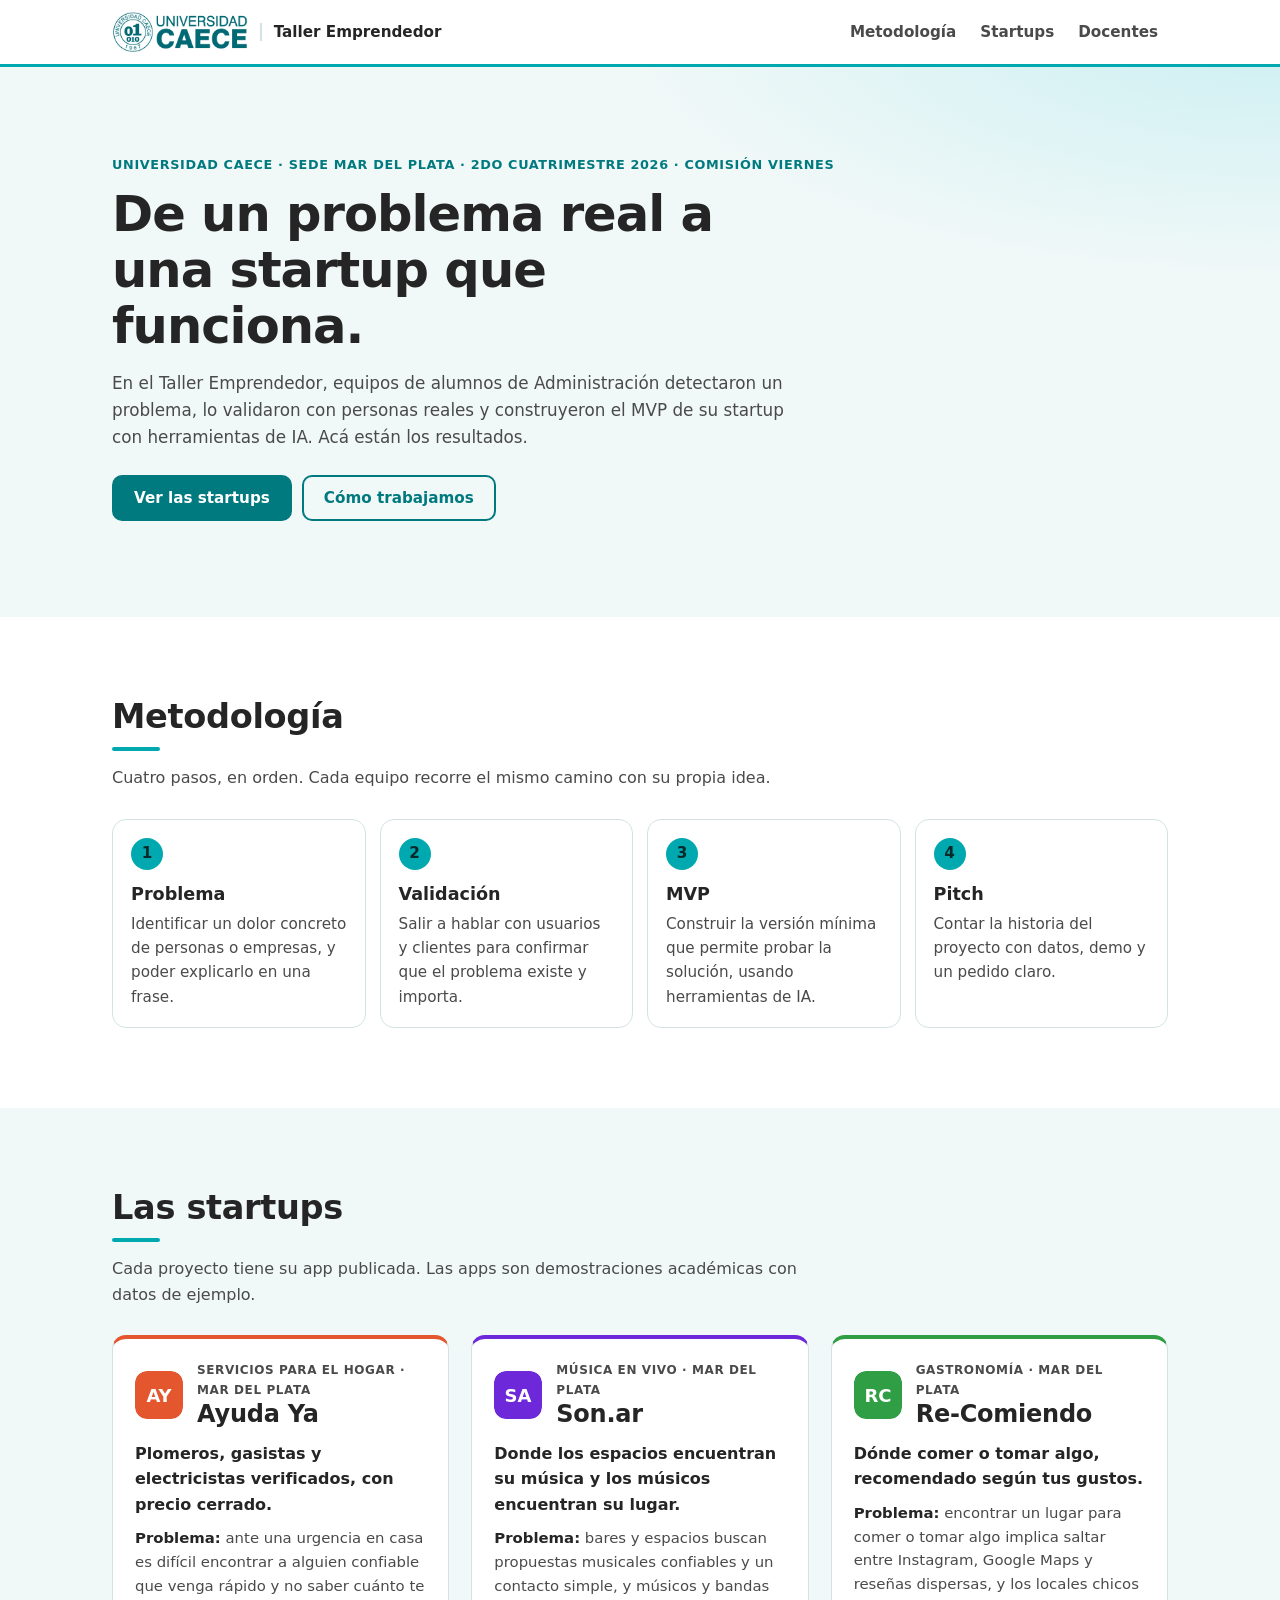
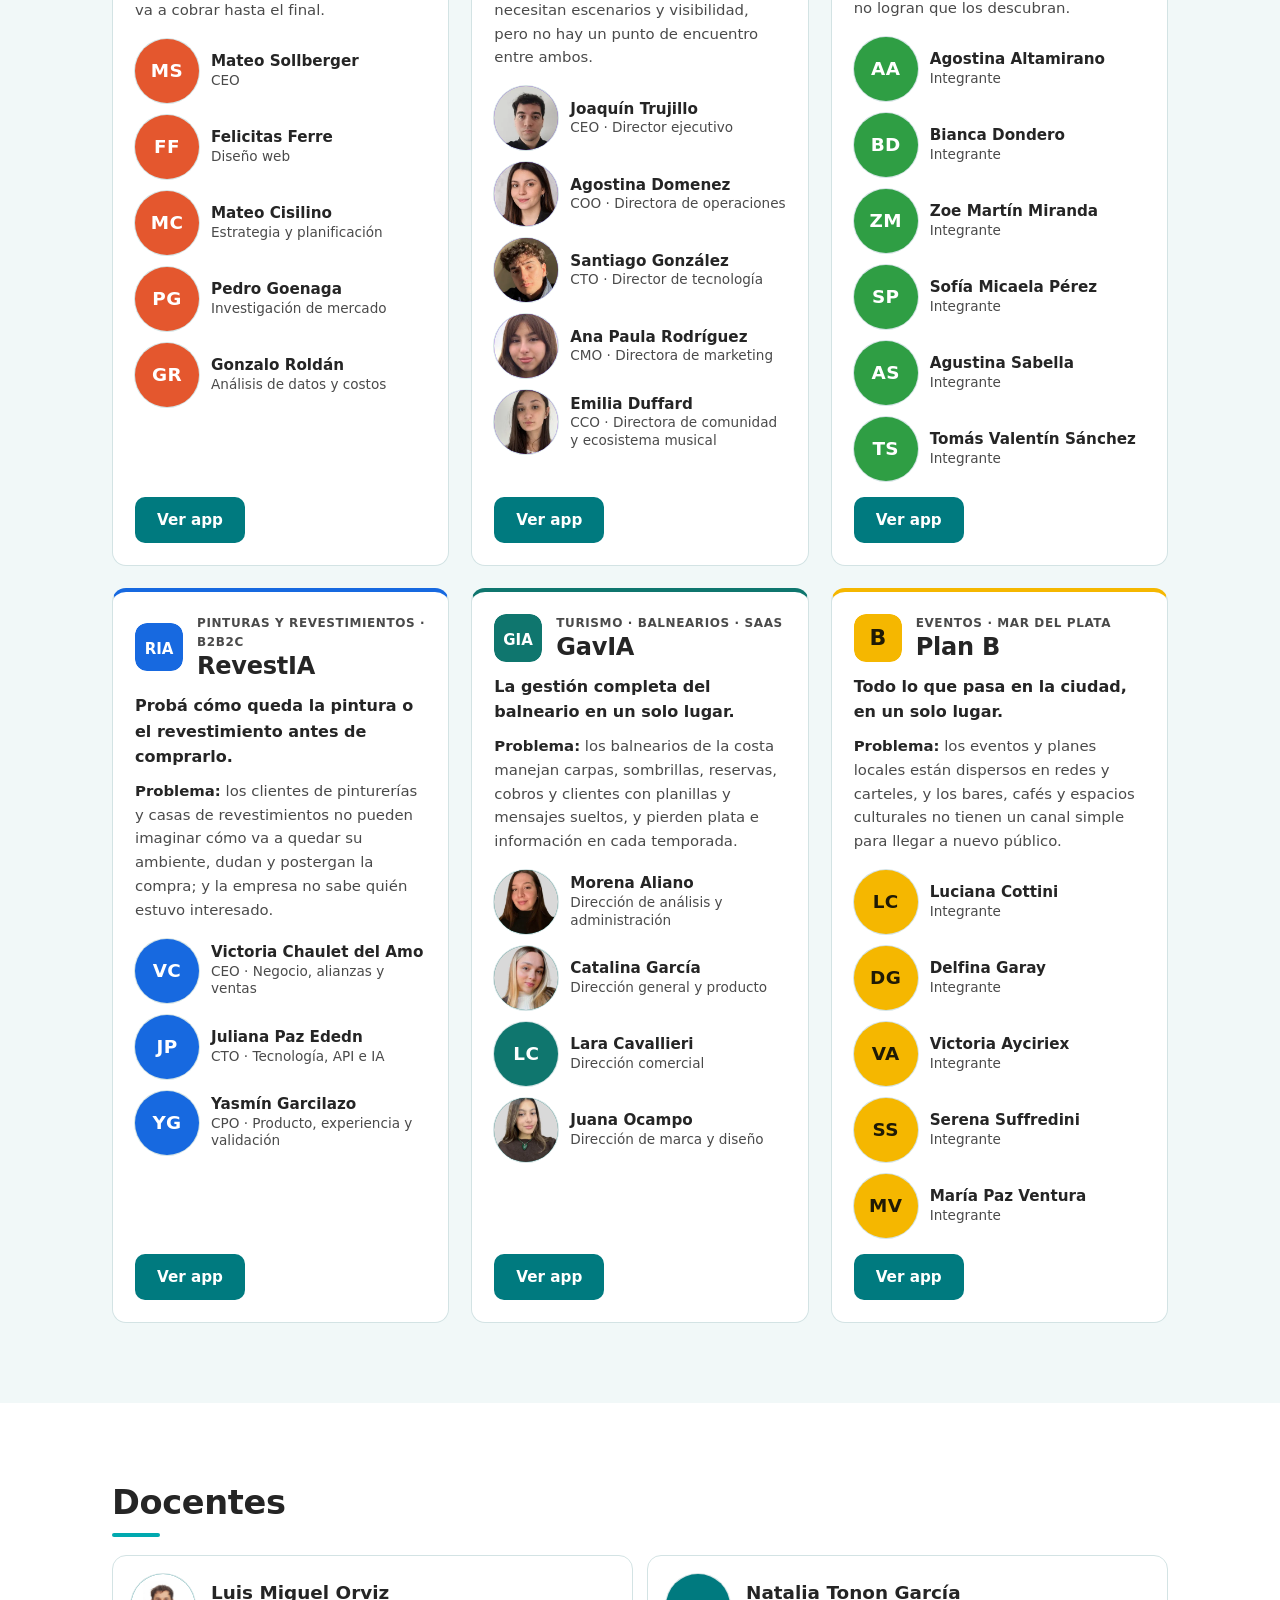
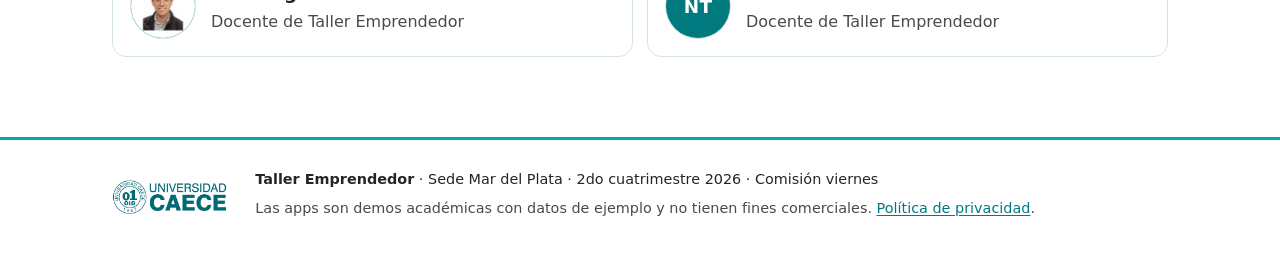
<file: index.html>
<!doctype html>
<html lang="es-AR">
<head>
  <meta charset="utf-8">
  <meta name="viewport" content="width=device-width, initial-scale=1">
  <meta name="theme-color" content="#00a9af">
  <title>Taller Emprendedor · UCAECE · 2do cuatrimestre 2026 · Viernes</title>
  <meta name="description" content="Taller Emprendedor de la Universidad CAECE (sede Mar del Plata), 2do cuatrimestre 2026, comisión de los viernes: equipos de alumnos construyeron el MVP de su startup.">
  <meta property="og:title" content="Taller Emprendedor · UCAECE · 2do cuatrimestre 2026 · Viernes">
  <meta property="og:description" content="Taller Emprendedor de la Universidad CAECE (sede Mar del Plata), 2do cuatrimestre 2026, comisión de los viernes: equipos de alumnos construyeron el MVP de su startup.">
  <meta property="og:type" content="website">
  <link rel="icon" href="data:image/svg+xml,%3Csvg xmlns='http://www.w3.org/2000/svg' viewBox='0 0 32 32'%3E%3Crect width='32' height='32' rx='7' fill='%2300a9af'/%3E%3Cpath d='M9 22l7-12 7 12z' fill='%23fff'/%3E%3C/svg%3E">
  <link rel="stylesheet" href="styles.css">
</head>
<body>
  <a class="salto" href="#startups">Ir a las startups</a>

  <header class="barra">
    <div class="contenedor barra-interna">
      <a class="marca" href="#inicio" aria-label="Universidad CAECE · Taller Emprendedor, inicio">
        <picture>
          <source media="(prefers-color-scheme: dark)" srcset="logos/logo_caece.png">
          <img src="logos/logo_caece2.png" alt="Universidad CAECE" width="130" height="38">
        </picture>
        <span class="marca-texto">Taller Emprendedor</span>
      </a>
      <nav class="menu" aria-label="Secciones">
        <a href="#metodologia">Metodología</a>
        <a href="#startups">Startups</a>
        <a href="#docentes">Docentes</a>
      </nav>
    </div>
  </header>

  <main id="inicio">
    <section class="hero">
      <div class="contenedor">
        <p class="etiqueta">Universidad CAECE · Sede Mar del Plata · 2do cuatrimestre 2026 · Comisión viernes</p>
        <h1>De un problema real a una startup que funciona.</h1>
        <p class="bajada">
          En el Taller Emprendedor, equipos de alumnos de Administración detectaron un problema,
          lo validaron con personas reales y construyeron el MVP de su startup con herramientas de IA.
          Acá están los resultados.
        </p>
        <div class="acciones">
          <a class="boton boton-primario" href="#startups">Ver las startups</a>
          <a class="boton boton-secundario" href="#metodologia">Cómo trabajamos</a>
        </div>
      </div>
    </section>

    <section id="metodologia" class="seccion">
      <div class="contenedor">
        <h2>Metodología</h2>
        <p class="intro">Cuatro pasos, en orden. Cada equipo recorre el mismo camino con su propia idea.</p>
        <ol class="pasos">
          <li>
            <span class="paso-num" aria-hidden="true">1</span>
            <h3>Problema</h3>
            <p>Identificar un dolor concreto de personas o empresas, y poder explicarlo en una frase.</p>
          </li>
          <li>
            <span class="paso-num" aria-hidden="true">2</span>
            <h3>Validación</h3>
            <p>Salir a hablar con usuarios y clientes para confirmar que el problema existe y importa.</p>
          </li>
          <li>
            <span class="paso-num" aria-hidden="true">3</span>
            <h3>MVP</h3>
            <p>Construir la versión mínima que permite probar la solución, usando herramientas de IA.</p>
          </li>
          <li>
            <span class="paso-num" aria-hidden="true">4</span>
            <h3>Pitch</h3>
            <p>Contar la historia del proyecto con datos, demo y un pedido claro.</p>
          </li>
        </ol>
      </div>
    </section>

    <section id="startups" class="seccion seccion-alt">
      <div class="contenedor">
        <h2>Las startups</h2>
        <p class="intro">Cada proyecto tiene su app publicada. Las apps son demostraciones académicas con datos de ejemplo.</p>
        <div class="tarjetas">

        <!-- 01 · Ayuda Ya -->
        <article class="tarjeta" id="startup-ayuda-ya" style="--startup:#e4572e;--sobre-startup:#ffffff">
          <header class="tarjeta-cabecera">
            <img class="logo-startup" src="logos/ayuda-ya-mark.svg" alt="" width="48" height="48" loading="lazy" decoding="async">
            <div>
              <p class="tarjeta-tag">Servicios para el hogar · Mar del Plata</p>
              <h3>Ayuda Ya</h3>
            </div>
          </header>
          <p class="frase">Plomeros, gasistas y electricistas verificados, con precio cerrado.</p>
          <p class="problema"><strong>Problema:</strong> ante una urgencia en casa es difícil encontrar a alguien confiable que venga rápido y no saber cuánto te va a cobrar hasta el final.</p>
          <ul class="integrantes" aria-label="Integrantes de Ayuda Ya">
            <li class="integrante">
              <span class="avatar"><span class="avatar-iniciales" aria-hidden="true">MS</span></span>
              <span class="integrante-datos"><strong>Mateo Sollberger</strong><span>CEO</span></span>
            </li>
            <li class="integrante">
              <span class="avatar"><span class="avatar-iniciales" aria-hidden="true">FF</span></span>
              <span class="integrante-datos"><strong>Felicitas Ferre</strong><span>Diseño web</span></span>
            </li>
            <li class="integrante">
              <span class="avatar"><span class="avatar-iniciales" aria-hidden="true">MC</span></span>
              <span class="integrante-datos"><strong>Mateo Cisilino</strong><span>Estrategia y planificación</span></span>
            </li>
            <li class="integrante">
              <span class="avatar"><span class="avatar-iniciales" aria-hidden="true">PG</span></span>
              <span class="integrante-datos"><strong>Pedro Goenaga</strong><span>Investigación de mercado</span></span>
            </li>
            <li class="integrante">
              <span class="avatar"><span class="avatar-iniciales" aria-hidden="true">GR</span></span>
              <span class="integrante-datos"><strong>Gonzalo Roldán</strong><span>Análisis de datos y costos</span></span>
            </li>
          </ul>
          <div class="tarjeta-botones"><a class="boton boton-primario" href="https://ayudaya-lat.vercel.app">Ver app<span class="sr-only"> de Ayuda Ya</span></a></div>
        </article>

        <!-- 02 · Son.ar -->
        <article class="tarjeta" id="startup-son-ar" style="--startup:#6d28d9;--sobre-startup:#ffffff">
          <header class="tarjeta-cabecera">
            <img class="logo-startup" src="logos/son-ar-mark.svg" alt="" width="48" height="48" loading="lazy" decoding="async">
            <div>
              <p class="tarjeta-tag">Música en vivo · Mar del Plata</p>
              <h3>Son.ar</h3>
            </div>
          </header>
          <p class="frase">Donde los espacios encuentran su música y los músicos encuentran su lugar.</p>
          <p class="problema"><strong>Problema:</strong> bares y espacios buscan propuestas musicales confiables y un contacto simple, y músicos y bandas necesitan escenarios y visibilidad, pero no hay un punto de encuentro entre ambos.</p>
          <ul class="integrantes" aria-label="Integrantes de Son.ar">
            <li class="integrante">
              <span class="avatar"><span class="avatar-iniciales" aria-hidden="true">JT</span><img src="fotos/son-ar/trujillo_joaquin.webp" alt="Joaquín Trujillo" width="64" height="64" loading="lazy" decoding="async" onerror="this.remove()"></span>
              <span class="integrante-datos"><strong>Joaquín Trujillo</strong><span>CEO · Director ejecutivo</span></span>
            </li>
            <li class="integrante">
              <span class="avatar"><span class="avatar-iniciales" aria-hidden="true">AD</span><img src="fotos/son-ar/domenez_agostina.webp" alt="Agostina Domenez" width="64" height="64" loading="lazy" decoding="async" onerror="this.remove()"></span>
              <span class="integrante-datos"><strong>Agostina Domenez</strong><span>COO · Directora de operaciones</span></span>
            </li>
            <li class="integrante">
              <span class="avatar"><span class="avatar-iniciales" aria-hidden="true">SG</span><img src="fotos/son-ar/gonzalez_santiago.webp" alt="Santiago González" width="64" height="64" loading="lazy" decoding="async" onerror="this.remove()"></span>
              <span class="integrante-datos"><strong>Santiago González</strong><span>CTO · Director de tecnología</span></span>
            </li>
            <li class="integrante">
              <span class="avatar"><span class="avatar-iniciales" aria-hidden="true">AR</span><img src="fotos/son-ar/rodriguez_ana_paula.webp" alt="Ana Paula Rodríguez" width="64" height="64" loading="lazy" decoding="async" onerror="this.remove()"></span>
              <span class="integrante-datos"><strong>Ana Paula Rodríguez</strong><span>CMO · Directora de marketing</span></span>
            </li>
            <li class="integrante">
              <span class="avatar"><span class="avatar-iniciales" aria-hidden="true">ED</span><img src="fotos/son-ar/duffard_emilia.webp" alt="Emilia Duffard" width="64" height="64" loading="lazy" decoding="async" onerror="this.remove()"></span>
              <span class="integrante-datos"><strong>Emilia Duffard</strong><span>CCO · Directora de comunidad y ecosistema musical</span></span>
            </li>
          </ul>
          <div class="tarjeta-botones"><a class="boton boton-primario" href="https://son-ar.vercel.app">Ver app<span class="sr-only"> de Son.ar</span></a></div>
        </article>

        <!-- 03 · Re-Comiendo -->
        <article class="tarjeta" id="startup-re-comiendo" style="--startup:#2f9e44;--sobre-startup:#ffffff">
          <header class="tarjeta-cabecera">
            <img class="logo-startup" src="logos/re-comiendo-mark.svg" alt="" width="48" height="48" loading="lazy" decoding="async">
            <div>
              <p class="tarjeta-tag">Gastronomía · Mar del Plata</p>
              <h3>Re-Comiendo</h3>
            </div>
          </header>
          <p class="frase">Dónde comer o tomar algo, recomendado según tus gustos.</p>
          <p class="problema"><strong>Problema:</strong> encontrar un lugar para comer o tomar algo implica saltar entre Instagram, Google Maps y reseñas dispersas, y los locales chicos no logran que los descubran.</p>
          <ul class="integrantes" aria-label="Integrantes de Re-Comiendo">
            <li class="integrante">
              <span class="avatar"><span class="avatar-iniciales" aria-hidden="true">AA</span></span>
              <span class="integrante-datos"><strong>Agostina Altamirano</strong><span>Integrante</span></span>
            </li>
            <li class="integrante">
              <span class="avatar"><span class="avatar-iniciales" aria-hidden="true">BD</span></span>
              <span class="integrante-datos"><strong>Bianca Dondero</strong><span>Integrante</span></span>
            </li>
            <li class="integrante">
              <span class="avatar"><span class="avatar-iniciales" aria-hidden="true">ZM</span></span>
              <span class="integrante-datos"><strong>Zoe Martín Miranda</strong><span>Integrante</span></span>
            </li>
            <li class="integrante">
              <span class="avatar"><span class="avatar-iniciales" aria-hidden="true">SP</span></span>
              <span class="integrante-datos"><strong>Sofía Micaela Pérez</strong><span>Integrante</span></span>
            </li>
            <li class="integrante">
              <span class="avatar"><span class="avatar-iniciales" aria-hidden="true">AS</span></span>
              <span class="integrante-datos"><strong>Agustina Sabella</strong><span>Integrante</span></span>
            </li>
            <li class="integrante">
              <span class="avatar"><span class="avatar-iniciales" aria-hidden="true">TS</span></span>
              <span class="integrante-datos"><strong>Tomás Valentín Sánchez</strong><span>Integrante</span></span>
            </li>
          </ul>
          <div class="tarjeta-botones"><a class="boton boton-primario" href="https://re-comiendo.vercel.app">Ver app<span class="sr-only"> de Re-Comiendo</span></a></div>
        </article>

        <!-- 04 · RevestIA -->
        <article class="tarjeta" id="startup-revest-ia" style="--startup:#1769e0;--sobre-startup:#ffffff">
          <header class="tarjeta-cabecera">
            <img class="logo-startup" src="logos/revest-ia-mark.svg" alt="" width="48" height="48" loading="lazy" decoding="async">
            <div>
              <p class="tarjeta-tag">Pinturas y revestimientos · B2B2C</p>
              <h3>RevestIA</h3>
            </div>
          </header>
          <p class="frase">Probá cómo queda la pintura o el revestimiento antes de comprarlo.</p>
          <p class="problema"><strong>Problema:</strong> los clientes de pinturerías y casas de revestimientos no pueden imaginar cómo va a quedar su ambiente, dudan y postergan la compra; y la empresa no sabe quién estuvo interesado.</p>
          <ul class="integrantes" aria-label="Integrantes de RevestIA">
            <li class="integrante">
              <span class="avatar"><span class="avatar-iniciales" aria-hidden="true">VC</span></span>
              <span class="integrante-datos"><strong>Victoria Chaulet del Amo</strong><span>CEO · Negocio, alianzas y ventas</span></span>
            </li>
            <li class="integrante">
              <span class="avatar"><span class="avatar-iniciales" aria-hidden="true">JP</span></span>
              <span class="integrante-datos"><strong>Juliana Paz Ededn</strong><span>CTO · Tecnología, API e IA</span></span>
            </li>
            <li class="integrante">
              <span class="avatar"><span class="avatar-iniciales" aria-hidden="true">YG</span></span>
              <span class="integrante-datos"><strong>Yasmín Garcilazo</strong><span>CPO · Producto, experiencia y validación</span></span>
            </li>
          </ul>
          <div class="tarjeta-botones"><a class="boton boton-primario" href="https://revest-ia.vercel.app">Ver app<span class="sr-only"> de RevestIA</span></a></div>
        </article>

        <!-- 05 · GavIA -->
        <article class="tarjeta" id="startup-gav-ia" style="--startup:#0f766e;--sobre-startup:#ffffff">
          <header class="tarjeta-cabecera">
            <img class="logo-startup" src="logos/gav-ia-mark.svg" alt="" width="48" height="48" loading="lazy" decoding="async">
            <div>
              <p class="tarjeta-tag">Turismo · Balnearios · SaaS</p>
              <h3>GavIA</h3>
            </div>
          </header>
          <p class="frase">La gestión completa del balneario en un solo lugar.</p>
          <p class="problema"><strong>Problema:</strong> los balnearios de la costa manejan carpas, sombrillas, reservas, cobros y clientes con planillas y mensajes sueltos, y pierden plata e información en cada temporada.</p>
          <ul class="integrantes" aria-label="Integrantes de GavIA">
            <li class="integrante">
              <span class="avatar"><span class="avatar-iniciales" aria-hidden="true">MA</span><img src="fotos/gav-ia/aliano_morena.webp" alt="Morena Aliano" width="64" height="64" loading="lazy" decoding="async" onerror="this.remove()"></span>
              <span class="integrante-datos"><strong>Morena Aliano</strong><span>Dirección de análisis y administración</span></span>
            </li>
            <li class="integrante">
              <span class="avatar"><span class="avatar-iniciales" aria-hidden="true">CG</span><img src="fotos/gav-ia/garcia_catalina.webp" alt="Catalina García" width="64" height="64" loading="lazy" decoding="async" onerror="this.remove()"></span>
              <span class="integrante-datos"><strong>Catalina García</strong><span>Dirección general y producto</span></span>
            </li>
            <li class="integrante">
              <span class="avatar"><span class="avatar-iniciales" aria-hidden="true">LC</span></span>
              <span class="integrante-datos"><strong>Lara Cavallieri</strong><span>Dirección comercial</span></span>
            </li>
            <li class="integrante">
              <span class="avatar"><span class="avatar-iniciales" aria-hidden="true">JO</span><img src="fotos/gav-ia/ocampo_juana.webp" alt="Juana Ocampo" width="64" height="64" loading="lazy" decoding="async" onerror="this.remove()"></span>
              <span class="integrante-datos"><strong>Juana Ocampo</strong><span>Dirección de marca y diseño</span></span>
            </li>
          </ul>
          <div class="tarjeta-botones"><a class="boton boton-primario" href="https://gav-ia.vercel.app">Ver app<span class="sr-only"> de GavIA</span></a></div>
        </article>

        <!-- 06 · Plan B -->
        <article class="tarjeta" id="startup-plan-b" style="--startup:#f5b700;--sobre-startup:#1f1a05">
          <header class="tarjeta-cabecera">
            <img class="logo-startup" src="logos/plan-b-mark.svg" alt="" width="48" height="48" loading="lazy" decoding="async">
            <div>
              <p class="tarjeta-tag">Eventos · Mar del Plata</p>
              <h3>Plan B</h3>
            </div>
          </header>
          <p class="frase">Todo lo que pasa en la ciudad, en un solo lugar.</p>
          <p class="problema"><strong>Problema:</strong> los eventos y planes locales están dispersos en redes y carteles, y los bares, cafés y espacios culturales no tienen un canal simple para llegar a nuevo público.</p>
          <ul class="integrantes" aria-label="Integrantes de Plan B">
            <li class="integrante">
              <span class="avatar"><span class="avatar-iniciales" aria-hidden="true">LC</span></span>
              <span class="integrante-datos"><strong>Luciana Cottini</strong><span>Integrante</span></span>
            </li>
            <li class="integrante">
              <span class="avatar"><span class="avatar-iniciales" aria-hidden="true">DG</span></span>
              <span class="integrante-datos"><strong>Delfina Garay</strong><span>Integrante</span></span>
            </li>
            <li class="integrante">
              <span class="avatar"><span class="avatar-iniciales" aria-hidden="true">VA</span></span>
              <span class="integrante-datos"><strong>Victoria Ayciriex</strong><span>Integrante</span></span>
            </li>
            <li class="integrante">
              <span class="avatar"><span class="avatar-iniciales" aria-hidden="true">SS</span></span>
              <span class="integrante-datos"><strong>Serena Suffredini</strong><span>Integrante</span></span>
            </li>
            <li class="integrante">
              <span class="avatar"><span class="avatar-iniciales" aria-hidden="true">MV</span></span>
              <span class="integrante-datos"><strong>María Paz Ventura</strong><span>Integrante</span></span>
            </li>
          </ul>
          <div class="tarjeta-botones"><a class="boton boton-primario" href="https://planb-lat.vercel.app">Ver app<span class="sr-only"> de Plan B</span></a></div>
        </article>

        <!--
          Plantilla de integrante (copiar dentro de <ul class="integrantes">):
          <li class="integrante">
            <span class="avatar"><span class="avatar-iniciales" aria-hidden="true">NA</span><img src="fotos/<grupo>/apellido_nombre.webp" alt="Nombre Apellido" width="64" height="64" loading="lazy" decoding="async" onerror="this.remove()"></span>
            <span class="integrante-datos"><strong>Nombre Apellido</strong><span>Rol</span></span>
          </li>
          Cuando la app esté publicada: quitar "tarjeta-pendiente" del <article> y cambiar la insignia por
          <a class="boton boton-primario" href="https://...vercel.app">Ver app<span class="sr-only"> de NOMBRE</span></a>
        -->
        </div>
      </div>
    </section>

    <section id="docentes" class="seccion">
      <div class="contenedor">
        <h2>Docentes</h2>
        <ul class="docentes">
          <li><span class="avatar avatar-docente" aria-hidden="true"><span class="avatar-iniciales">LO</span><img src="fotos/docentes/orviz_luis_1080.webp" alt="" width="64" height="64" loading="lazy" decoding="async" onerror="this.remove()"></span><div><h3>Luis Miguel Orviz</h3><p>Docente de Taller Emprendedor</p></div></li>
          <li><span class="avatar avatar-docente" aria-hidden="true"><span class="avatar-iniciales">NT</span></span><div><h3>Natalia Tonon García</h3><p>Docente de Taller Emprendedor</p></div></li>
        </ul>
      </div>
    </section>
  </main>

  <footer class="pie">
    <div class="contenedor pie-interno">
      <picture>
        <source media="(prefers-color-scheme: dark)" srcset="logos/logo_caece.png">
        <img src="logos/logo_caece2.png" alt="Universidad CAECE" width="130" height="38" loading="lazy">
      </picture>
      <div>
        <p><strong>Taller Emprendedor</strong> · Sede Mar del Plata · 2do cuatrimestre 2026 · Comisión viernes</p>
        <p class="pie-aviso">Las apps son demos académicas con datos de ejemplo y no tienen fines comerciales. <a href="privacidad.html">Política de privacidad</a>.</p>
      </div>
    </div>
  </footer>
</body>
</html>
</file>
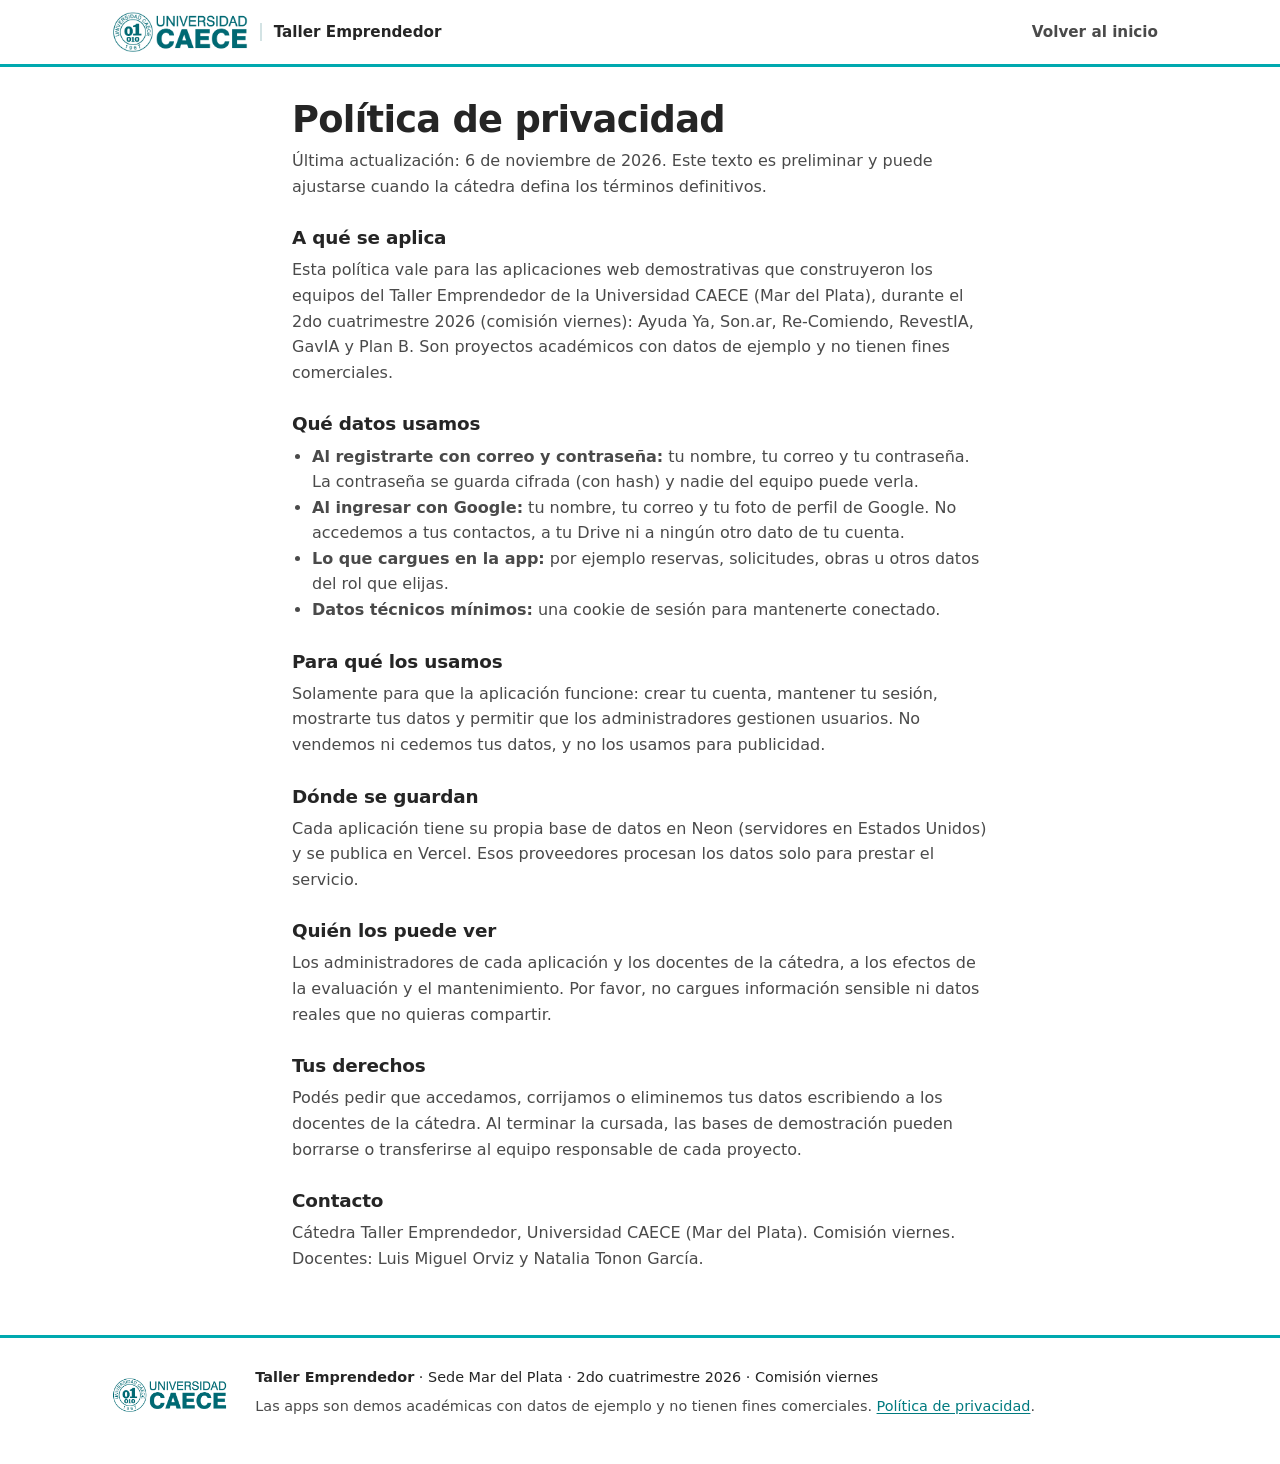
<file: privacidad.html>
<!doctype html>
<html lang="es-AR">
<head>
  <meta charset="utf-8">
  <meta name="viewport" content="width=device-width, initial-scale=1">
  <meta name="theme-color" content="#00a9af">
  <title>Política de privacidad · Taller Emprendedor UCAECE</title>
  <meta name="description" content="Política de privacidad de las aplicaciones demostrativas del Taller Emprendedor de la Universidad CAECE.">
  <meta property="og:title" content="Política de privacidad · Taller Emprendedor UCAECE">
  <meta property="og:description" content="Política de privacidad de las aplicaciones demostrativas del Taller Emprendedor de la Universidad CAECE.">
  <meta property="og:type" content="website">
  <link rel="icon" href="data:image/svg+xml,%3Csvg xmlns='http://www.w3.org/2000/svg' viewBox='0 0 32 32'%3E%3Crect width='32' height='32' rx='7' fill='%2300a9af'/%3E%3Cpath d='M9 22l7-12 7 12z' fill='%23fff'/%3E%3C/svg%3E">
  <link rel="stylesheet" href="styles.css">
</head>
<body>
  <header class="barra">
    <div class="contenedor barra-interna">
      <a class="marca" href="./" aria-label="Universidad CAECE · Taller Emprendedor, inicio">
        <picture>
          <source media="(prefers-color-scheme: dark)" srcset="logos/logo_caece.png">
          <img src="logos/logo_caece2.png" alt="Universidad CAECE" width="130" height="38">
        </picture>
        <span class="marca-texto">Taller Emprendedor</span>
      </a>
      <nav class="menu" aria-label="Secciones">
        <a href="./">Volver al inicio</a>
      </nav>
    </div>
  </header>

  <main class="contenedor legal">
    <h1>Política de privacidad</h1>
    <p class="intro">Última actualización: 6 de noviembre de 2026. Este texto es preliminar y puede ajustarse cuando la cátedra defina los términos definitivos.</p>

    <h2>A qué se aplica</h2>
    <p>Esta política vale para las aplicaciones web demostrativas que construyeron los equipos del Taller Emprendedor de la Universidad CAECE (Mar del Plata), durante el 2do cuatrimestre 2026 (comisión viernes): Ayuda Ya, Son.ar, Re-Comiendo, RevestIA, GavIA y Plan B. Son proyectos académicos con datos de ejemplo y no tienen fines comerciales.</p>

    <h2>Qué datos usamos</h2>
    <ul>
      <li><strong>Al registrarte con correo y contraseña:</strong> tu nombre, tu correo y tu contraseña. La contraseña se guarda cifrada (con hash) y nadie del equipo puede verla.</li>
      <li><strong>Al ingresar con Google:</strong> tu nombre, tu correo y tu foto de perfil de Google. No accedemos a tus contactos, a tu Drive ni a ningún otro dato de tu cuenta.</li>
      <li><strong>Lo que cargues en la app:</strong> por ejemplo reservas, solicitudes, obras u otros datos del rol que elijas.</li>
      <li><strong>Datos técnicos mínimos:</strong> una cookie de sesión para mantenerte conectado.</li>
    </ul>

    <h2>Para qué los usamos</h2>
    <p>Solamente para que la aplicación funcione: crear tu cuenta, mantener tu sesión, mostrarte tus datos y permitir que los administradores gestionen usuarios. No vendemos ni cedemos tus datos, y no los usamos para publicidad.</p>

    <h2>Dónde se guardan</h2>
    <p>Cada aplicación tiene su propia base de datos en Neon (servidores en Estados Unidos) y se publica en Vercel. Esos proveedores procesan los datos solo para prestar el servicio.</p>

    <h2>Quién los puede ver</h2>
    <p>Los administradores de cada aplicación y los docentes de la cátedra, a los efectos de la evaluación y el mantenimiento. Por favor, no cargues información sensible ni datos reales que no quieras compartir.</p>

    <h2>Tus derechos</h2>
    <p>Podés pedir que accedamos, corrijamos o eliminemos tus datos escribiendo a los docentes de la cátedra. Al terminar la cursada, las bases de demostración pueden borrarse o transferirse al equipo responsable de cada proyecto.</p>

    <h2>Contacto</h2>
    <p>Cátedra Taller Emprendedor, Universidad CAECE (Mar del Plata). Comisión viernes. Docentes: Luis Miguel Orviz y Natalia Tonon García.</p>
  </main>

  <footer class="pie">
    <div class="contenedor pie-interno">
      <picture>
        <source media="(prefers-color-scheme: dark)" srcset="logos/logo_caece.png">
        <img src="logos/logo_caece2.png" alt="Universidad CAECE" width="130" height="38" loading="lazy">
      </picture>
      <div>
        <p><strong>Taller Emprendedor</strong> · Sede Mar del Plata · 2do cuatrimestre 2026 · Comisión viernes</p>
        <p class="pie-aviso">Las apps son demos académicas con datos de ejemplo y no tienen fines comerciales. <a href="privacidad.html">Política de privacidad</a>.</p>
      </div>
    </div>
  </footer>
</body>
</html>
</file>
<file: styles.css>
/* Taller Emprendedor · UCAECE · Sede Mar del Plata
   Paleta tomada de ucaecemdp.edu.ar: turquesa #00a9af, celeste #aae7ec y grises neutros.
   Mobile first: los estilos base son de celular y se amplían con min-width. */

:root {
  --fondo: #ffffff;
  --fondo-alt: #f1f8f8;
  --tarjeta: #ffffff;
  --texto: #252525;
  --texto-suave: #4a4a4a;
  --borde: #d3e3e4;
  --turquesa: #00a9af;          /* color de marca (decorativo) */
  --celeste: #aae7ec;
  --accion: #007a7f;            /* turquesa más oscuro: texto y botones con contraste AA */
  --accion-hover: #006266;
  --sobre-accion: #ffffff;
  --radio: 14px;
  --espacio: clamp(16px, 4vw, 32px);
}

@media (prefers-color-scheme: dark) {
  :root {
    --fondo: #101516;
    --fondo-alt: #151c1d;
    --tarjeta: #1a2223;
    --texto: #eef3f3;
    --texto-suave: #b9c8c9;
    --borde: #2a3739;
    --accion: #5fd9de;
    --accion-hover: #86e5e9;
    --sobre-accion: #0b1112;
  }
}

*, *::before, *::after { box-sizing: border-box; }

html {
  -webkit-text-size-adjust: 100%;
  text-size-adjust: 100%;
  scroll-behavior: smooth;
  scroll-padding-top: 16px;
}

body {
  margin: 0;
  min-width: 320px;
  font-family: "Open Sans", system-ui, -apple-system, "Segoe UI", Roboto, "Helvetica Neue", Arial, sans-serif;
  font-size: 1rem;
  line-height: 1.6;
  color: var(--texto);
  background: var(--fondo);
  -webkit-font-smoothing: antialiased;
  overflow-wrap: break-word;
}

img { max-width: 100%; height: auto; }
a { color: inherit; }
h1, h2, h3, p, ul, ol { margin-top: 0; }

.contenedor {
  width: 100%;
  max-width: 1120px;
  margin: 0 auto;
  padding-inline: var(--espacio);
}

.sr-only {
  position: absolute;
  width: 1px; height: 1px;
  margin: -1px; padding: 0;
  overflow: hidden;
  clip: rect(0 0 0 0);
  white-space: nowrap;
  border: 0;
}

.salto {
  position: absolute;
  left: -999px;
  top: 8px;
  z-index: 30;
  padding: 10px 14px;
  border-radius: 8px;
  background: var(--accion);
  color: var(--sobre-accion);
}
.salto:focus { left: 8px; }

:focus-visible { outline: 3px solid var(--turquesa); outline-offset: 2px; border-radius: 4px; }

/* ---------- Barra superior ---------- */
.barra {
  background: var(--fondo);
  border-bottom: 3px solid var(--turquesa);
}
.barra-interna {
  display: flex;
  flex-direction: column;
  align-items: flex-start;
  gap: 4px;
  padding-block: 10px;
}
.marca {
  display: inline-flex;
  align-items: center;
  gap: 12px;
  text-decoration: none;
  min-height: 44px;
}
.marca img { display: block; width: auto; height: 36px; }
.marca-texto {
  padding-left: 12px;
  border-left: 2px solid var(--borde);
  font-weight: 700;
  font-size: 0.95rem;
  line-height: 1.2;
  color: var(--texto);
}
.menu { display: flex; flex-wrap: wrap; gap: 2px 4px; margin-left: -10px; }
.menu a {
  display: inline-flex;
  align-items: center;
  min-height: 44px;
  padding: 0 10px;
  font-size: 0.95rem;
  font-weight: 600;
  text-decoration: none;
  color: var(--texto-suave);
  border-radius: 8px;
}
.menu a:hover { color: var(--accion); background: var(--fondo-alt); }

/* ---------- Hero ---------- */
.hero {
  padding-block: 40px 44px;
  background:
    radial-gradient(60rem 24rem at 100% -10%, color-mix(in srgb, var(--celeste) 55%, transparent), transparent 70%),
    var(--fondo-alt);
}
.etiqueta {
  margin-bottom: 12px;
  font-size: 0.8rem;
  font-weight: 700;
  letter-spacing: 0.05em;
  text-transform: uppercase;
  color: var(--accion);
}
h1 {
  margin-bottom: 16px;
  max-width: 20ch;
  font-size: clamp(1.85rem, 7vw, 3.1rem);
  line-height: 1.12;
  letter-spacing: -0.02em;
}
.bajada { max-width: 44rem; margin-bottom: 24px; font-size: 1.05rem; color: var(--texto-suave); }
.acciones { display: flex; flex-direction: column; gap: 10px; }

/* ---------- Botones ---------- */
.boton {
  display: inline-flex;
  align-items: center;
  justify-content: center;
  min-height: 46px;
  padding: 0 20px;
  border: 2px solid transparent;
  border-radius: 10px;
  font: inherit;
  font-weight: 700;
  font-size: 0.95rem;
  text-align: center;
  text-decoration: none;
  transition: background 0.15s, border-color 0.15s, color 0.15s;
}
.boton-primario { background: var(--accion); color: var(--sobre-accion); }
.boton-primario:hover { background: var(--accion-hover); }
.boton-secundario { border-color: var(--accion); color: var(--accion); background: transparent; }
.boton-secundario:hover { background: var(--fondo); }

/* ---------- Secciones ---------- */
.seccion { padding-block: 44px; }
.seccion-alt { background: var(--fondo-alt); }
h2 { margin-bottom: 8px; font-size: clamp(1.5rem, 5vw, 2.1rem); line-height: 1.2; letter-spacing: -0.01em; }
h2::after {
  content: "";
  display: block;
  width: 48px; height: 4px;
  margin-top: 10px;
  border-radius: 2px;
  background: var(--turquesa);
}
.intro { margin: 14px 0 28px; max-width: 44rem; color: var(--texto-suave); }

/* ---------- Metodología ---------- */
.pasos {
  list-style: none;
  margin: 0; padding: 0;
  display: grid;
  gap: 14px;
  grid-template-columns: repeat(auto-fit, minmax(min(100%, 220px), 1fr));
}
.pasos li {
  padding: 18px;
  background: var(--tarjeta);
  border: 1px solid var(--borde);
  border-radius: var(--radio);
}
.pasos h3 { margin: 10px 0 4px; font-size: 1.1rem; }
.pasos p { margin: 0; font-size: 0.95rem; color: var(--texto-suave); }
.paso-num {
  display: inline-flex;
  align-items: center;
  justify-content: center;
  width: 32px; height: 32px;
  border-radius: 50%;
  background: var(--turquesa);
  color: #06292a;
  font-weight: 800;
  font-size: 0.95rem;
}

/* ---------- Tarjetas de startups ---------- */
.tarjetas {
  display: grid;
  gap: 18px;
  grid-template-columns: repeat(auto-fit, minmax(min(100%, 320px), 1fr));
}
.tarjeta {
  display: flex;
  flex-direction: column;
  padding: 22px;
  background: var(--tarjeta);
  border: 1px solid var(--borde);
  border-top: 4px solid var(--startup, var(--turquesa));
  border-radius: var(--radio);
}
.tarjeta-pendiente { border-style: dashed; border-top-style: solid; }
.tarjeta-cabecera { display: flex; align-items: center; gap: 14px; margin-bottom: 12px; }
.logo-startup { flex: none; width: 48px; height: 48px; object-fit: contain; border-radius: 12px; background: #fff; }
.tarjeta-tag {
  margin: 0;
  font-size: 0.75rem;
  font-weight: 700;
  letter-spacing: 0.05em;
  text-transform: uppercase;
  color: var(--texto-suave);
}
.tarjeta h3 { margin: 0; font-size: 1.5rem; line-height: 1.2; letter-spacing: -0.01em; }
.frase { margin-bottom: 10px; font-weight: 700; }
.problema { margin-bottom: 16px; font-size: 0.93rem; color: var(--texto-suave); }
.problema strong { color: var(--texto); }
.tarjeta-botones { display: flex; flex-wrap: wrap; gap: 10px; margin-top: auto; padding-top: 16px; }
.tarjeta-botones .boton { width: 100%; }
.insignia {
  display: inline-block;
  padding: 7px 14px;
  border: 1px solid var(--borde);
  border-radius: 999px;
  background: var(--fondo-alt);
  font-size: 0.85rem;
  font-weight: 700;
  color: var(--texto-suave);
}

/* ---------- Integrantes ---------- */
.integrantes { list-style: none; margin: 0; padding: 0; display: grid; gap: 12px; }
.integrante { display: flex; align-items: center; gap: 12px; }
.avatar {
  position: relative;
  flex: none;
  width: 64px; height: 64px;
  border-radius: 50%;
  overflow: hidden;
  background: var(--startup, var(--accion));
  box-shadow: 0 0 0 1px var(--borde);
}
.avatar img {
  position: absolute;
  inset: 0;
  width: 100%; height: 100%;
  object-fit: cover;
  transform: scale(1.12);              /* recorta el fondo blanco de las fotos redondas */
  background: var(--fondo-alt);
}
.avatar-iniciales {
  position: absolute;
  inset: 0;
  display: flex;
  align-items: center;
  justify-content: center;
  font-weight: 800;
  font-size: 1.15rem;
  letter-spacing: 0.02em;
  color: var(--sobre-startup, #fff);
}
.integrante-datos { display: flex; flex-direction: column; min-width: 0; line-height: 1.3; }
.integrante-datos strong { font-size: 0.95rem; }
.integrante-datos span { font-size: 0.85rem; color: var(--texto-suave); }

/* ---------- Docentes ---------- */
.docentes {
  list-style: none;
  margin: 18px 0 0; padding: 0;
  display: grid;
  gap: 14px;
  grid-template-columns: repeat(auto-fit, minmax(min(100%, 280px), 1fr));
}
.docentes li {
  display: flex;
  align-items: center;
  gap: 16px;
  padding: 18px;
  background: var(--tarjeta);
  border: 1px solid var(--borde);
  border-radius: var(--radio);
}
.avatar-docente { --startup: var(--accion); --sobre-startup: var(--sobre-accion); }
.avatar-docente img { transform: none; }  /* la foto ya viene recortada; sin zoom extra */
.docentes h3 { margin: 0 0 2px; font-size: 1.15rem; }
.docentes p { margin: 0; color: var(--texto-suave); }

/* ---------- Pie ---------- */
.pie { padding-block: 28px 40px; border-top: 3px solid var(--turquesa); font-size: 0.9rem; }
.pie-interno { display: flex; flex-direction: column; gap: 14px; }
.pie img { display: block; height: 34px; width: auto; }
.pie p { margin: 0 0 6px; }
.pie-aviso { color: var(--texto-suave); }
.pie a { color: var(--accion); text-decoration: underline; text-underline-offset: 2px; }

/* ---------- Páginas legales ---------- */
.legal { padding-block: 32px 48px; max-width: 760px; }
.legal h1 { max-width: none; font-size: clamp(1.7rem, 6vw, 2.3rem); margin-bottom: 8px; }
.legal h2 { margin: 28px 0 8px; font-size: 1.15rem; }
.legal h2::after { display: none; }
.legal .intro { margin: 0 0 8px; }
.legal p, .legal li { color: var(--texto-suave); }
.legal ul { padding-left: 20px; }
.legal a { color: var(--accion); text-decoration: underline; text-underline-offset: 2px; }

/* ---------- Tablet ---------- */
@media (min-width: 600px) {
  .acciones { flex-direction: row; flex-wrap: wrap; }
  .tarjeta-botones .boton { width: auto; }
  .hero { padding-block: 64px 72px; }
  .seccion { padding-block: 64px; }
  .barra-interna { flex-direction: row; align-items: center; justify-content: space-between; gap: 16px; }
  .menu { margin-left: 0; }
  .marca img { height: 40px; }
  .pie-interno { flex-direction: row; align-items: center; gap: 28px; }
}

/* ---------- Escritorio ---------- */
@media (min-width: 1000px) {
  .hero { padding-block: 88px 96px; }
  .seccion { padding-block: 80px; }
  .tarjetas { gap: 22px; }
}

/* ---------- Ajustes de accesibilidad ---------- */
@media (prefers-reduced-motion: reduce) {
  html { scroll-behavior: auto; }
  .boton { transition: none; }
}
@media (forced-colors: active) {
  .avatar, .tarjeta { border: 1px solid CanvasText; }
}
</file>
